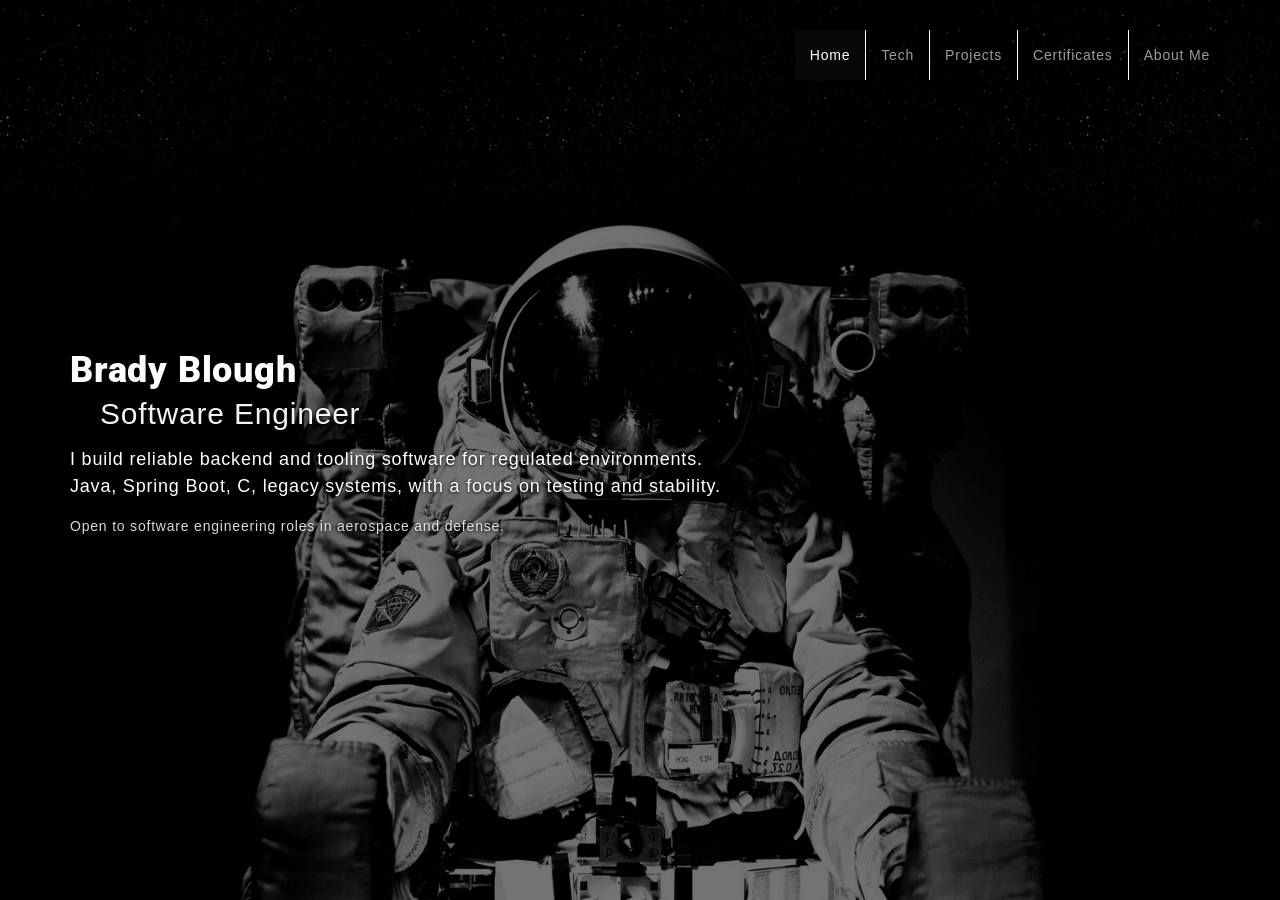
<file: index.html>
<!DOCTYPE html>
<html lang="en">

<head>
  <meta charset="UTF-8" />
  <meta http-equiv="X-UA-Compatible" content="IE=edge" />
  <meta name="viewport" content="width=device-width,initial-scale=1" />
  <meta name="description"
        content="Brady Blough - Software Engineer focused on reliable backend and tooling software for regulated environments." />
  <meta name="google" content="notranslate" />

  <link rel="icon" href="./assets/favicon.ico" />
  <title>Brady Blough | Software Engineer</title>

  <link href="styles.css" rel="stylesheet" />
  <link href="https://maxcdn.bootstrapcdn.com/bootstrap/3.4.1/css/bootstrap.min.css" rel="stylesheet" />

  <!-- Hero overlay + copy styles -->
  <style>
    .hero-full-container {
      position: relative;
    }

    .hero-full-container::before {
      content: "";
      position: absolute;
      inset: 0;
      background: rgba(0, 0, 0, 0.55);
      z-index: 0;
    }

    .hero-copy {
      position: relative;
      z-index: 1;
      max-width: 850px;
    }

    .hero-title {
      margin: 0 0 6px 0;
      font-weight: 700;
    }

    .hero-subtitle {
      margin: 0 0 16px 0;
      font-weight: 400;
      opacity: 0.95;
    }

    .hero-tagline {
      font-size: 18px;
      line-height: 1.5;
      margin-bottom: 14px;
    }

    .hero-note {
      font-size: 14px;
      opacity: 0.85;
    }
  </style>
</head>

<body class="minimal">
  <div id="site-border-left"></div>
  <div id="site-border-right"></div>
  <div id="site-border-top"></div>
  <div id="site-border-bottom"></div>

  <!-- Header / Navigation -->
  <header>
    <nav class="navbar navbar-fixed-top navbar-inverse">
      <div class="container">

        <div class="navbar-header">
          <button type="button"
                  class="navbar-toggle collapsed"
                  data-toggle="collapse"
                  data-target="#navbar-collapse"
                  aria-expanded="false">
            <span class="sr-only">Toggle navigation</span>
            <span class="icon-bar"></span>
            <span class="icon-bar"></span>
            <span class="icon-bar"></span>
          </button>
          <!-- Intentionally no brand text here to avoid name duplication -->
        </div>

        <div class="collapse navbar-collapse" id="navbar-collapse">
          <ul class="nav navbar-nav navbar-right">
            <li class="active"><a href="./index.html">Home</a></li>
            <li><a href="./skills.html">Tech</a></li>
            <li><a href="./projects.html">Projects</a></li>
            <li><a href="./certificates.html">Certificates</a></li>
            <li><a href="./about.html">About Me</a></li>
          </ul>
        </div>

      </div>
    </nav>
  </header>

  <!-- Hero Section -->
  <div class="hero-full-container background-image-container white-text-container"
       style="background-image: url('./assets/images/space.jpg')">
    <div class="container">
      <div class="row">
        <div class="col-xs-12">
          <div class="hero-full-wrapper">

            <!-- Homepage hero -->
            <div class="text-content hero-copy">
              <h1 class="hero-title">Brady Blough</h1>
              <h2 class="hero-subtitle">Software Engineer</h2>

              <p class="hero-tagline">
                I build reliable backend and tooling software for regulated environments.<br />
                Java, Spring Boot, C, legacy systems, with a focus on testing and stability.
              </p>

              <p class="hero-note">
                Open to software engineering roles in aerospace and defense.
              </p>
            </div>

          </div>
        </div>
      </div>
    </div>
  </div>

  <!-- Scripts -->
  <script src="https://code.jquery.com/jquery-3.6.0.min.js"></script>
  <script src="https://maxcdn.bootstrapcdn.com/bootstrap/3.4.1/js/bootstrap.min.js"></script>
</body>

</html>
</file>
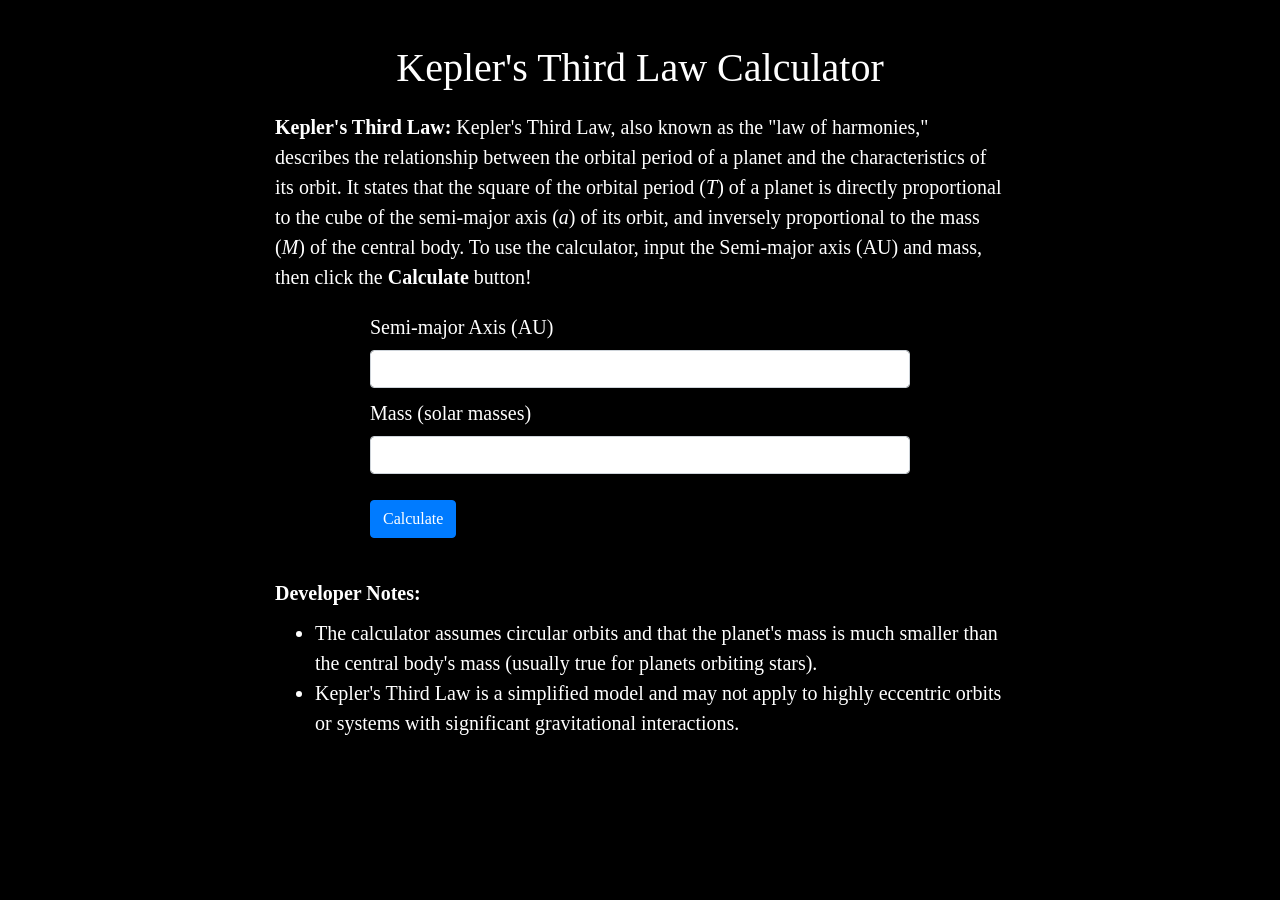
<file: Kep_third_law_calc/index.html>
<!DOCTYPE html>
<html lang="en">
<head>
    <meta charset="UTF-8">
    <meta name="viewport" content="width=device-width, initial-scale=1.0">
    <title>Kepler's Third Law Calculator</title>
    <link rel="stylesheet" href="https://maxcdn.bootstrapcdn.com/bootstrap/4.5.2/css/bootstrap.min.css">
    <link rel="stylesheet" href="styles.css">
</head>
<body>
    <div class="container mt-4">
        <div class="row">
            <div class="col-md-8 offset-md-2">
                <h1 class="text-center">Kepler's Third Law Calculator</h1>
                <p><strong>Kepler's Third Law:</strong> Kepler's Third Law, also known as the "law of harmonies," describes the relationship between the orbital period of a planet and the characteristics of its orbit. 
                    It states that the square of the orbital period (<em>T</em>) of a planet is directly proportional to the cube of the semi-major axis (<em>a</em>) of its orbit, and inversely proportional to the mass (<em>M</em>) of the central body. 
                    To use the calculator, input the Semi-major axis (AU) and mass, then click the <strong>Calculate</strong> button!</p>
            </div>
        </div>
        <div class="row">
        </div>
        <div class="row">
            <div class="col-md-6 offset-md-3">
                
                <label for="mass">Semi-major Axis (AU)</label>
                <input type="number" id="semiMajorAxis" class="form-control">
                <label for="mass">Mass (solar masses)</label>
                <input type="number" id="mass" class="form-control">
                <button type="button" id="calculate" class="btn btn-primary mt-3">Calculate</button>
                <p id="result" class="mt-3"></p>
            </div>
        </div>
    </div>
    <div class="container mt-4">
        <div class="row">
            <div class="col-md-8 offset-md-2">
                <p><strong>Developer Notes:</strong></p>
    <ul>
        <li>The calculator assumes circular orbits and that the planet's mass is much smaller than the central body's mass (usually true for planets orbiting stars).</li>
        <li>Kepler's Third Law is a simplified model and may not apply to highly eccentric orbits or systems with significant gravitational interactions.</li>
    </ul>
            </div>
        </div>

    <script src="index.js"></script>
    <script src="https://code.jquery.com/jquery-3.5.1.slim.min.js"></script>
    <script src="https://cdn.jsdelivr.net/npm/@popperjs/core@2.9.3/dist/umd/popper.min.js"></script>
    <script src="https://maxcdn.bootstrapcdn.com/bootstrap/4.5.2/js/bootstrap.min.js"></script>
</body>
</html>
</file>
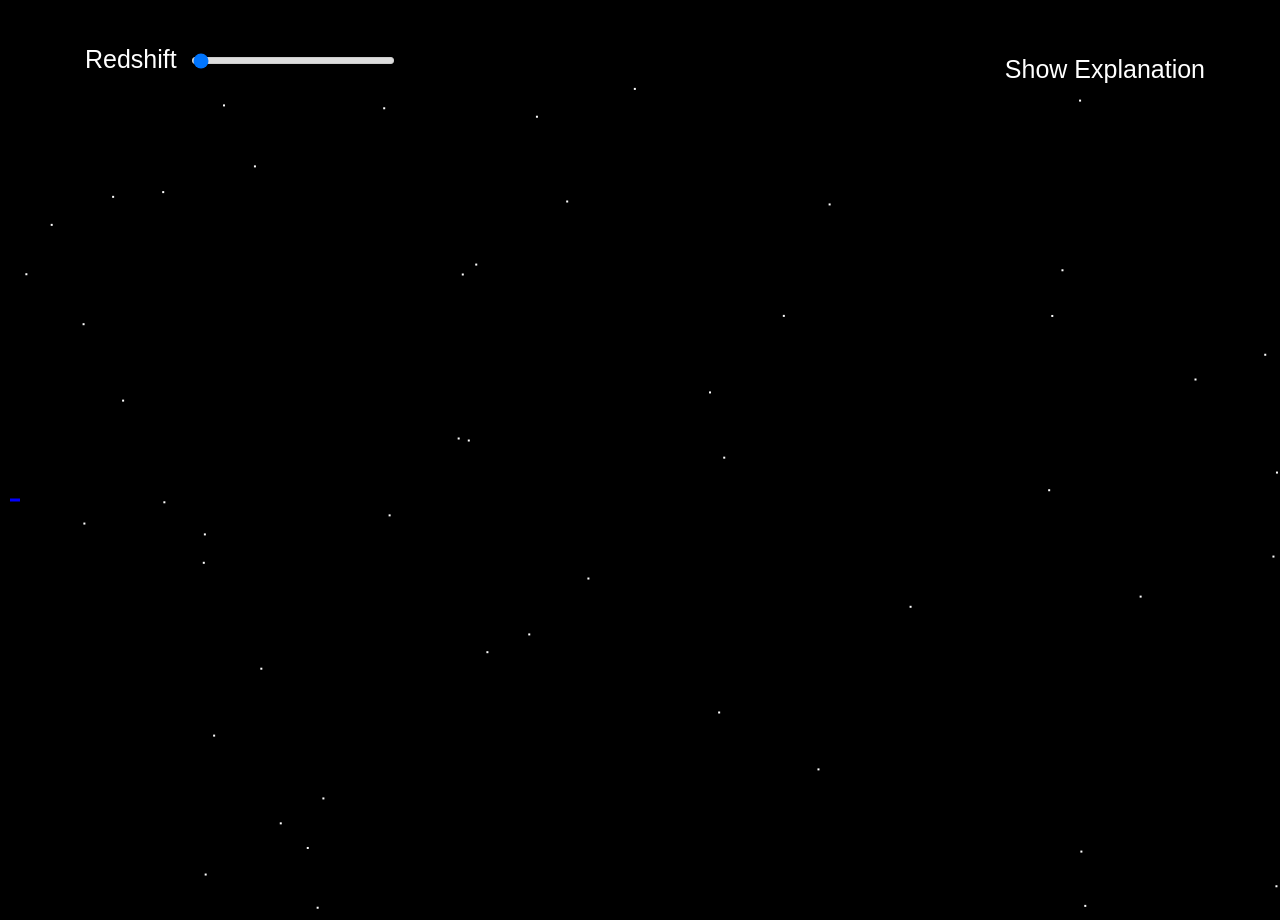
<file: redshift/index.html>
<!DOCTYPE html>
<html lang="en">
  <head>
    <meta charset="UTF-8" />
    <meta name="viewport" content="width=device-width, initial-scale=1.0" />
    <link rel="stylesheet" href="styles.css" />
    <title>Redshift Simulation</title>
  </head>
  <body>
    <label for="redshiftSlider" id="redshift">Redshift</label>
    <input
      type="range"
      min="0"
      max="1"
      step="0.01"
      value="0"
      id="redshiftSlider"
    />

    <canvas id="redshiftCanvas"></canvas>
    <button id="showExplanationBtn">Show Explanation</button>
    <div id="explanation"></div>

    <script src="redshiftSimulator.js"></script>
  </body>
</html>
</file>
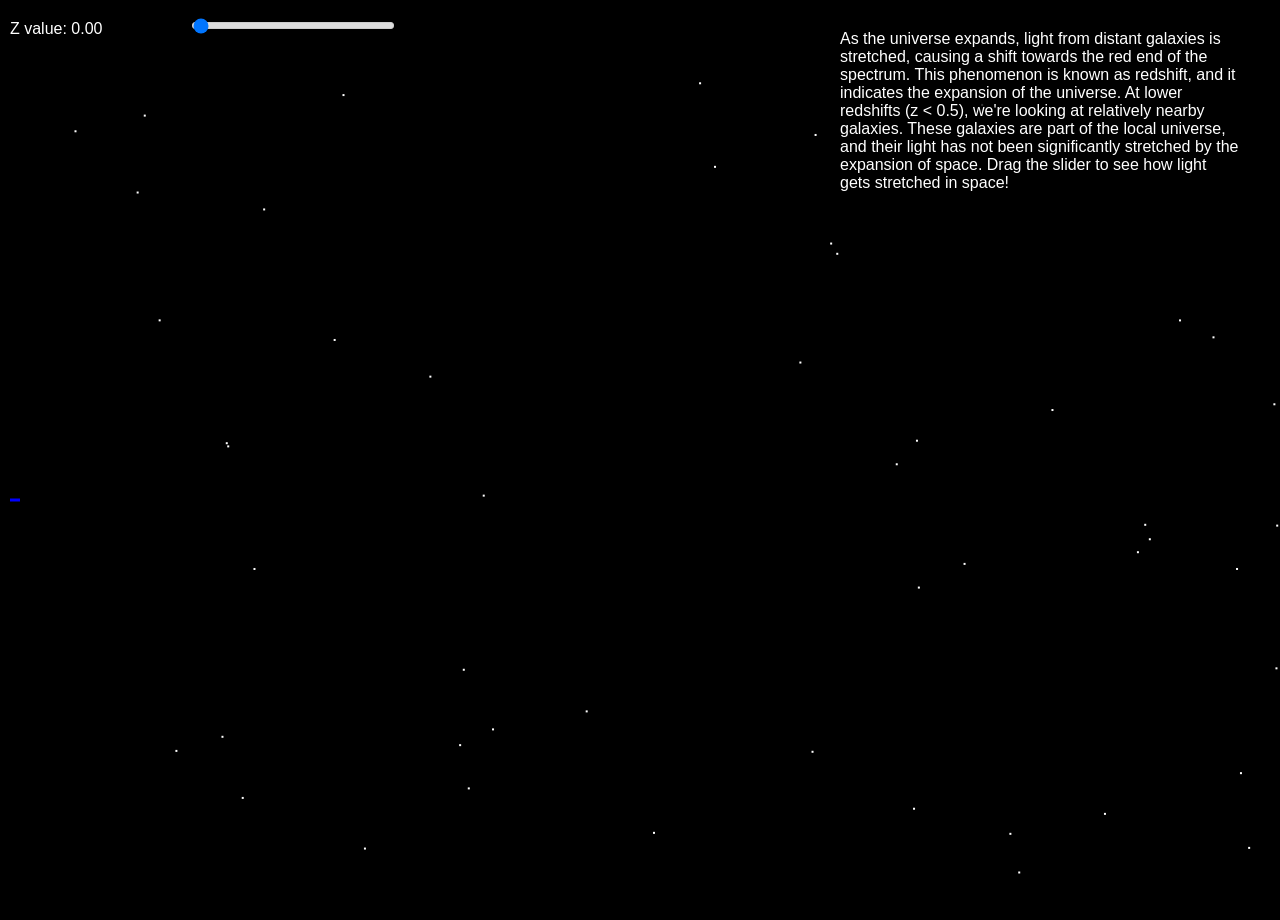
<file: redshift_simulator/index.html>
<!DOCTYPE html>
<html lang="en">

<head>
  <meta charset="UTF-8" />
  <meta name="viewport" content="width=device-width, initial-scale=1.0" />
  <link rel="stylesheet" href="styles.css" />
  <title>Redshift Simulation</title>
</head>

<body>
  <label for="redshiftSlider" id="redshift">Z value: <span id="currentZ">0</span></label>
  <input type="range" min="0" max="10" step="0.01" value="0" id="redshiftSlider" />

  <canvas id="redshiftCanvas"></canvas>
  <div id="explanation"></div>

  <script src="redshiftSimulator.js"></script>
</body>

</html>
</file>
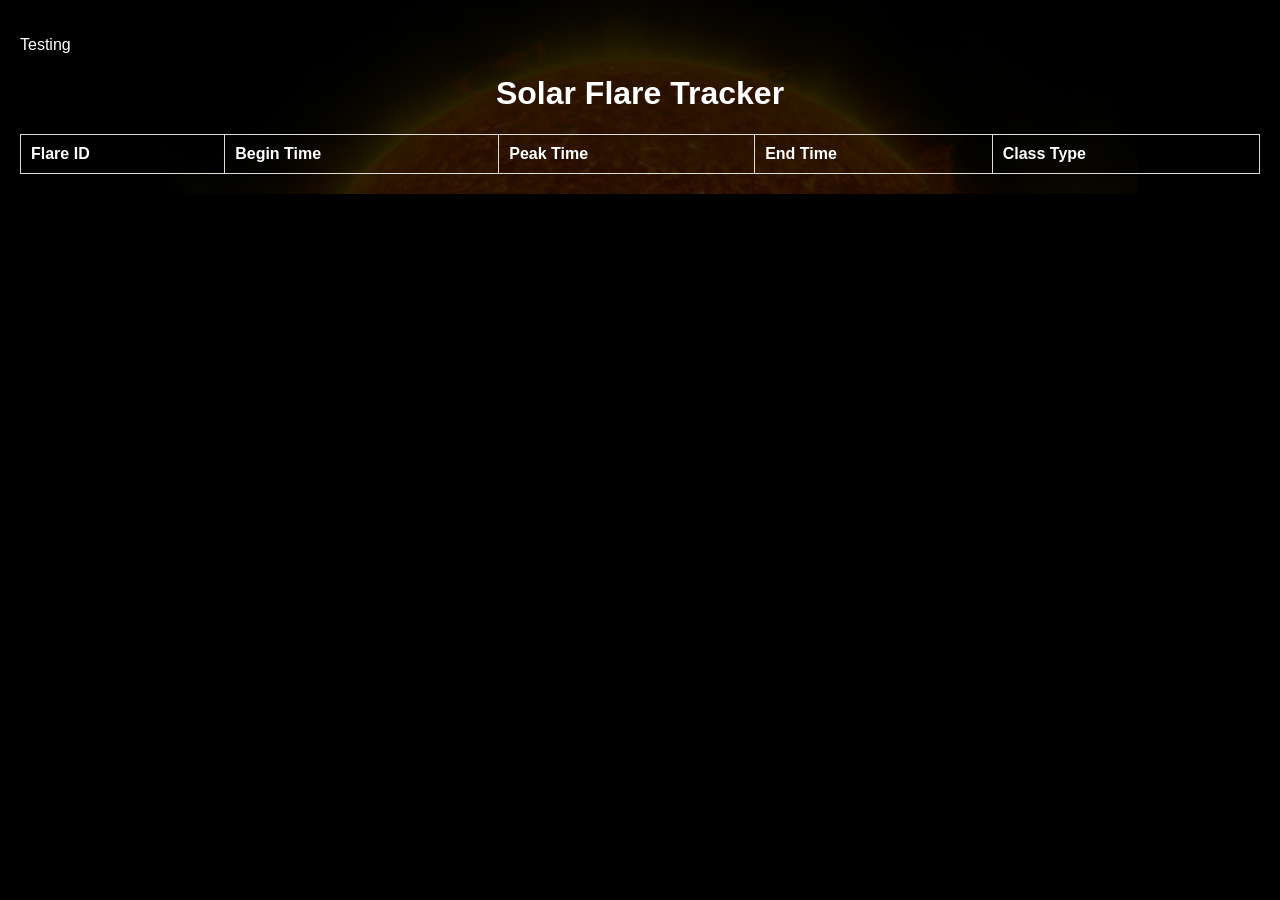
<file: solar_flare_tracker/index.html>
<!DOCTYPE html>
<html>
<head>
    <link rel="stylesheet" href="styles.css">
  <title>Solar Flare Tracker</title>
</head>
<body>
    <p>Testing</p>  
    <h1>Solar Flare Tracker</h1>
    <table id="flare-events">
        <tr>
          <th>Flare ID</th>
          <th>Begin Time</th>
          <th>Peak Time</th>
          <th>End Time</th>
          <th>Class Type</th>
        </tr>
  </table>

  
<script src="index.js"></script>
</body>
</html>
</file>
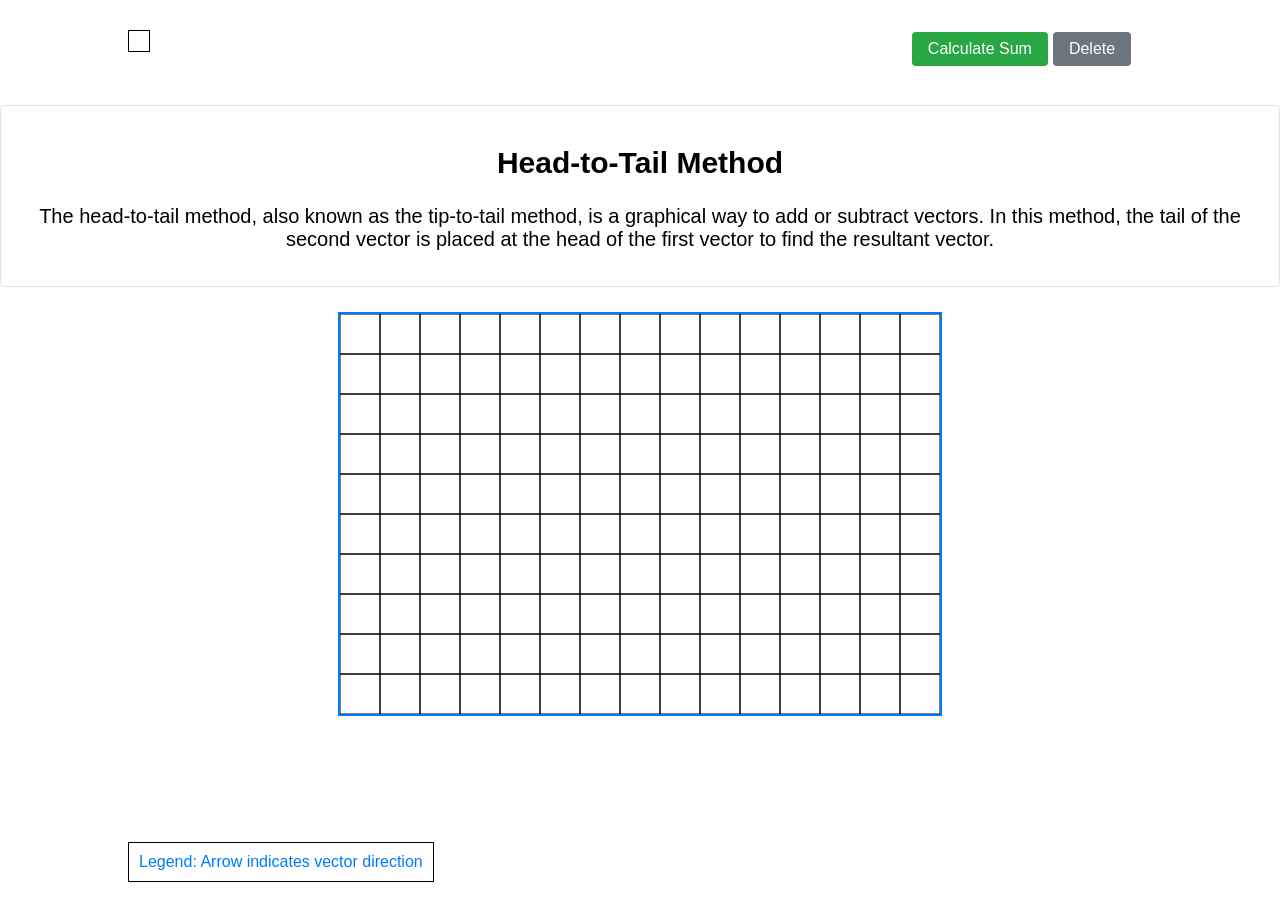
<file: vector_drawing_app/index.html>
<!DOCTYPE html>
<html lang="en">
<head>
  <meta charset="UTF-8">
  <meta name="viewport" content="width=device-width, initial-scale=1.0">
  <title>Vector Drawing App</title>
  <link rel="stylesheet" href="styles.css">
</head>
<body>
  <div class="buttons">
    <button id="calculateButton">Calculate Sum</button>
    <button id="deleteButton" disabled>Delete</button>
  </div>
  <div class="info-container">
    </p>
    <div id="vectorInfo"></div>
    <div id="legend">Legend: Arrow indicates vector direction</div>
    <div id="explanation">
      <h2>Head-to-Tail Method</h2>
      <p>
        The head-to-tail method, also known as the tip-to-tail method, is a graphical way to add or subtract vectors.
        In this method, the tail of the second vector is placed at the head of the first vector to find the resultant vector.
      </p>
    </div>
  </div>
  <canvas id="vectorCanvas" width="600" height="400"></canvas>
  <script src="index.js"></script>
</body>
</html>
</file>
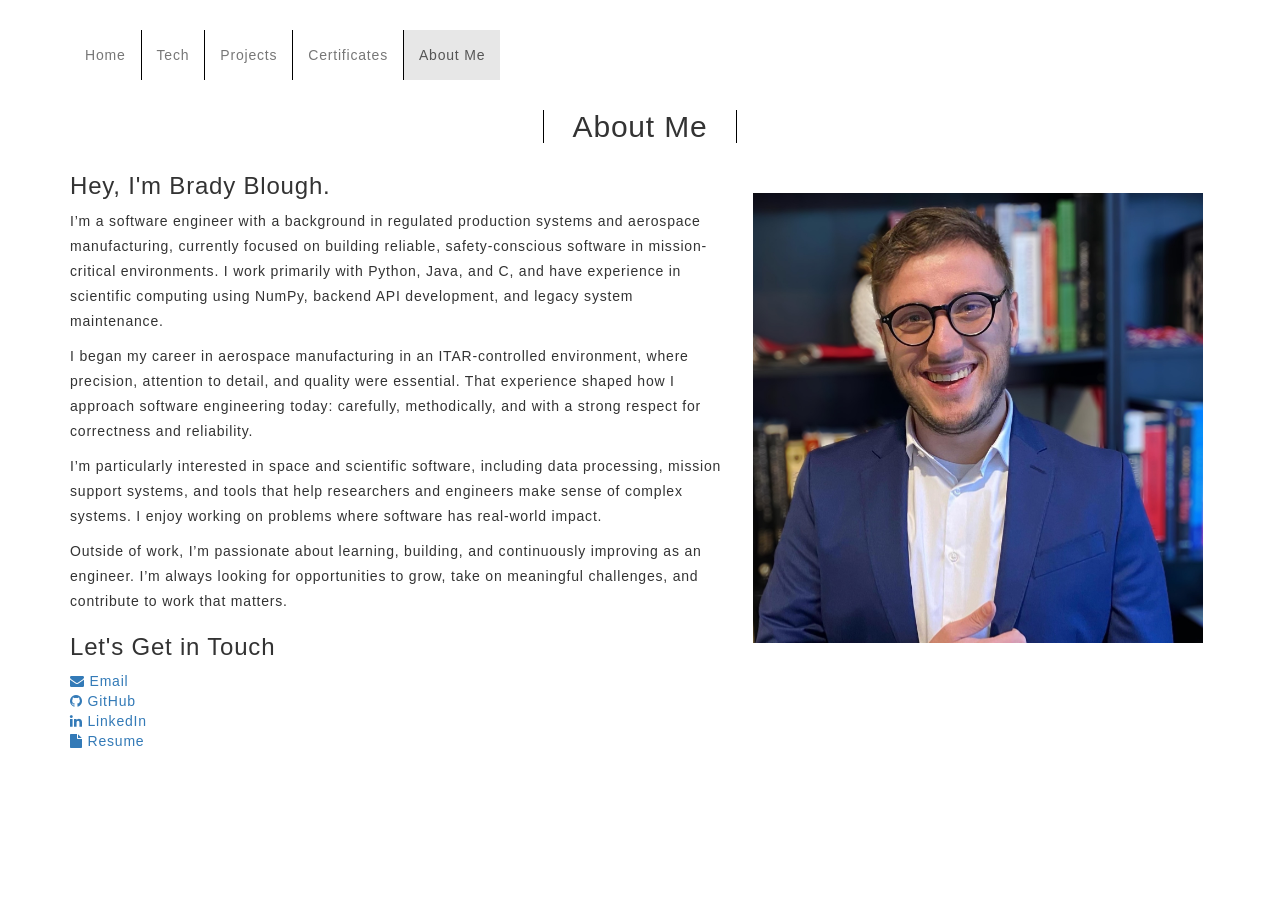
<file: about.html>
<!DOCTYPE html>
<html lang="en">
<head>
  <meta charset="UTF-8" />
  <meta http-equiv="X-UA-Compatible" content="IE=edge" />
  <meta name="viewport" content="width=device-width,initial-scale=1" />
  <meta name="description" content="About Brady Blough - Software Engineer" />
  <meta name="google" content="notranslate" />

  <meta name="msapplication-tap-highlight" content="no" />

  <link rel="apple-touch-icon" sizes="180x180" href="./assets/apple-icon-180x180.png" />
  <link rel="icon" href="./assets/favicon.ico" />

  <title>About Me</title>

  <link href="styles.css" rel="stylesheet" />
  <link href="https://maxcdn.bootstrapcdn.com/bootstrap/3.4.1/css/bootstrap.min.css" rel="stylesheet" />
</head>

<body>
  <div id="site-border-left"></div>
  <div id="site-border-right"></div>
  <div id="site-border-top"></div>
  <div id="site-border-bottom"></div>

  <!-- Header -->
  <header>
    <nav class="navbar navbar-fixed-top navbar-default">
      <div class="container">
        <button type="button"
                class="navbar-toggle collapsed"
                data-toggle="collapse"
                data-target="#navbar-collapse"
                aria-expanded="false">
          <span class="sr-only">Toggle navigation</span>
          <span class="icon-bar"></span>
          <span class="icon-bar"></span>
          <span class="icon-bar"></span>
        </button>

        <div class="collapse navbar-collapse" id="navbar-collapse">
          <ul class="nav navbar-nav">
            <li><a href="./index.html">Home</a></li>
            <li><a href="./skills.html">Tech</a></li>
            <li><a href="./projects.html">Projects</a></li>
            <li><a href="./certificates.html">Certificates</a></li>
            <li class="active"><a href="./about.html">About Me</a></li>
          </ul>
        </div>
      </div>
    </nav>
  </header>

  <!-- Content -->
  <div class="section-container">
    <div class="container">

      <div class="row">
        <div class="col-sm-8 col-sm-offset-2">
          <div class="text-center">
            <h1 class="h2 section-title">About Me</h1>
          </div>
        </div>
      </div>

      <div class="row content-row">
        <div class="col-xs-12 col-sm-10 col-sm-offset-1 col-md-7 col-md-offset-0">

          <h3>Hey, I'm Brady Blough.</h3>

          <p>
            I’m a software engineer with a background in regulated production systems and aerospace manufacturing,
            currently focused on building reliable, safety-conscious software in mission-critical environments.
            I work primarily with Python, Java, and C, and have experience in scientific computing using NumPy,
            backend API development, and legacy system maintenance.
          </p>

          <p>
            I began my career in aerospace manufacturing in an ITAR-controlled environment, where precision,
            attention to detail, and quality were essential. That experience shaped how I approach software
            engineering today: carefully, methodically, and with a strong respect for correctness and reliability.
          </p>

          <p>
            I’m particularly interested in space and scientific software, including data processing,
            mission support systems, and tools that help researchers and engineers make sense of complex systems.
            I enjoy working on problems where software has real-world impact.
          </p>

          <p>
            Outside of work, I’m passionate about learning, building, and continuously improving as an engineer.
            I’m always looking for opportunities to grow, take on meaningful challenges, and contribute to work that matters.
          </p>

          <div class="contact-info">
            <h3>Let's Get in Touch</h3>
            <ul class="list-unstyled">

              <li>
                <a href="mailto:bradyblough@gmail.com">
                  <i class="fa fa-envelope" aria-hidden="true"></i>
                  Email
                </a>
              </li>

              <li>
                <a href="https://github.com/bradyblough" target="_blank" rel="noopener">
                  <i class="fa fa-github" aria-hidden="true"></i>
                  GitHub
                </a>
              </li>

              <li>
                <a href="https://www.linkedin.com/in/brady-blough-122238211/" target="_blank" rel="noopener">
                  <i class="fa fa-linkedin" aria-hidden="true"></i>
                  LinkedIn
                </a>
              </li>

              <li>
                <a href="https://docs.google.com/document/d/e/2PACX-1vTv0ZNJ2FtGXo-PUzF8JcnVIFaIskAxr52ZqLYkUsVrh9oci4lclcydNMbo5_L-YaKPT4ZXIHHfUN1O/pub"
                   target="_blank"
                   rel="noopener">
                  <i class="fa fa-file" aria-hidden="true"></i>
                  Resume
                </a>
              </li>

            </ul>
          </div>

        </div>

        <div class="col-xs-12 col-md-5 text-center">
          <div class="rounded-frame">
            <img src="./assets/images/profil.jpg"
                 class="img-responsive"
                 alt="Brady Blough" />
          </div>
        </div>

      </div>
    </div>
  </div>

  <!-- Scripts -->
  <script src="https://code.jquery.com/jquery-3.6.0.min.js"></script>
  <script src="https://maxcdn.bootstrapcdn.com/bootstrap/3.4.1/js/bootstrap.min.js"></script>
</body>
</html>
</file>
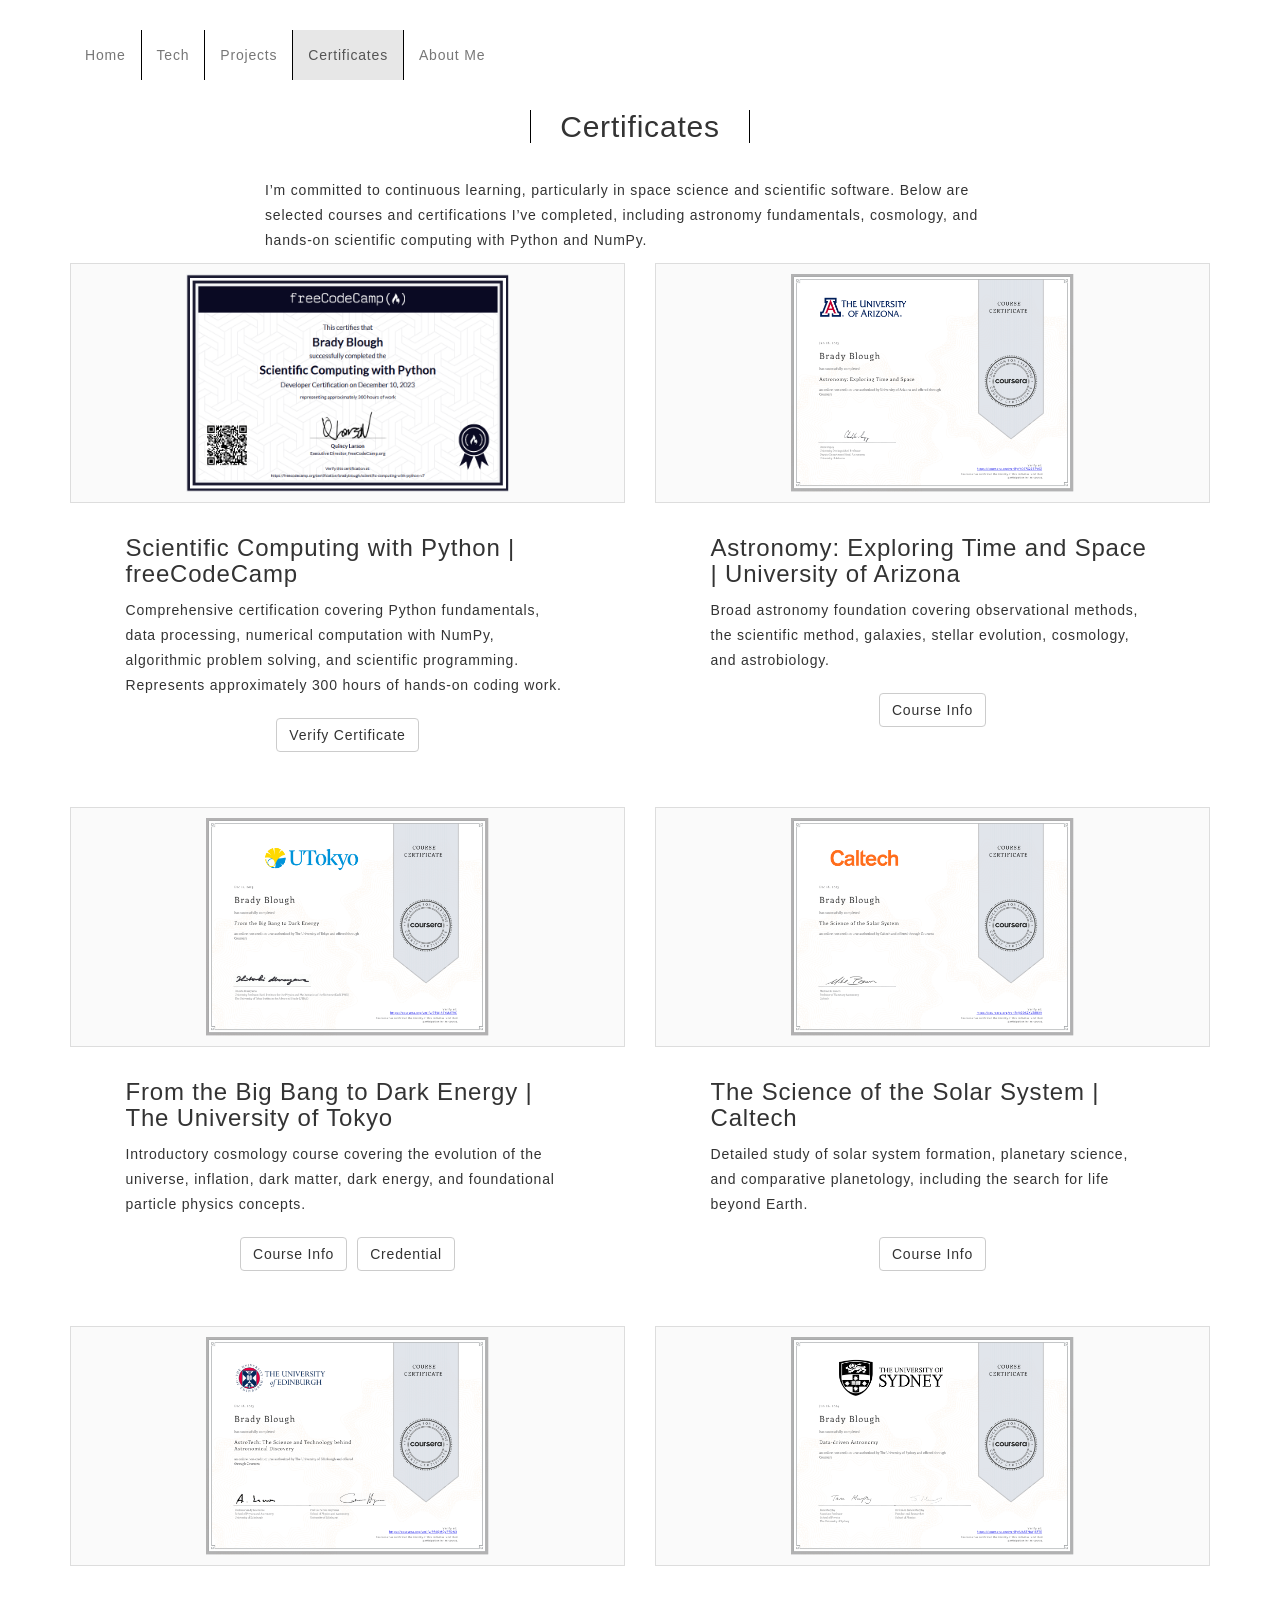
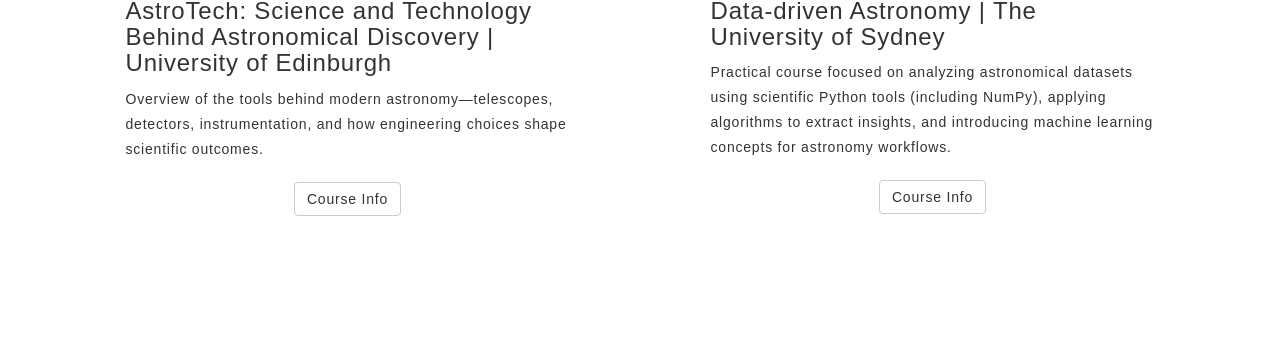
<file: certificates.html>
<!DOCTYPE html>
<html lang="en">

<head>
  <meta charset="UTF-8">
  <meta http-equiv="X-UA-Compatible" content="IE=edge">
  <meta name="viewport" content="width=device-width, initial-scale=1">
  <meta name="description" content="Brady Blough - Certificates | Space, Astronomy, and Scientific Computing">
  <meta name="author" content="Brady Blough">

  <meta name="msapplication-tap-highlight" content="no">

  <link rel="apple-touch-icon" sizes="180x180" href="./assets/apple-icon-180x180.png">
  <link rel="icon" href="./assets/favicon.ico">

  <title>Certificates</title>

  <link rel="stylesheet" href="styles.css">
  <link rel="stylesheet" href="https://maxcdn.bootstrapcdn.com/bootstrap/3.4.1/css/bootstrap.min.css">

  <style>
    .section-container { padding-top: 80px; }

    /* --- Fix template "card overlay" behavior on THIS page --- */
    .card-container {
      position: static !important;
      margin-top: 0 !important;
      background: transparent !important;
      box-shadow: none !important;
      padding: 0 !important;
    }

    /* Each certificate block spacing */
    .cert-block { margin-bottom: 35px; }

    /* Make all certificate images render the same visual size */
    .cert-img-container {
      width: 100%;
      height: 240px;
      display: flex;
      align-items: center;
      justify-content: center;
      background-color: #fafafa;
      border: 1px solid #ddd;
      padding: 10px;
      margin-bottom: 12px;
    }

    .cert-img-container img {
      max-height: 100%;
      max-width: 100%;
      object-fit: contain;
      display: block;
    }

    .btn-container .btn { margin-right: 8px; margin-top: 8px; }
  </style>
</head>

<body>

  <!-- NAVBAR -->
  <header>
    <nav class="navbar navbar-fixed-top navbar-default">
      <div class="container">
        <button type="button" class="navbar-toggle collapsed" data-toggle="collapse" data-target="#navbar-collapse"
          aria-expanded="false">
          <span class="sr-only">Toggle navigation</span>
          <span class="icon-bar"></span>
          <span class="icon-bar"></span>
          <span class="icon-bar"></span>
        </button>

        <div class="collapse navbar-collapse" id="navbar-collapse">
          <ul class="nav navbar-nav">
            <li><a href="./index.html">Home</a></li>
            <li><a href="./skills.html">Tech</a></li>
            <li><a href="./projects.html">Projects</a></li>
            <li class="active"><a href="./certificates.html">Certificates</a></li>
            <li><a href="./about.html">About Me</a></li>
          </ul>
        </div>
      </div>
    </nav>
  </header>

  <!-- CONTENT -->
  <div class="section-container">
    <div class="container">

      <!-- HEADER -->
      <div class="row">
        <div class="col-sm-8 col-sm-offset-2">
          <div class="text-center projects">
            <h1 class="h2 section-title text-center-xs">Certificates</h1>
          </div>
        </div>
      </div>

      <!-- INTRO -->
      <div class="row">
        <div class="col-xs-12 col-sm-10 col-sm-offset-1 col-md-8 col-md-offset-2 text-center-xs">
          <p>
            I’m committed to continuous learning, particularly in space science and scientific software.
            Below are selected courses and certifications I’ve completed, including astronomy fundamentals,
            cosmology, and hands-on scientific computing with Python and NumPy.
          </p>
        </div>
      </div>

      <!-- ROW 1 -->
      <div class="row">

        <!-- freeCodeCamp -->
        <div class="col-sm-6 cert-block">
          <div class="cert-img-container">
            <img src="./assets/images/certificates_website/freecodecamp_scientific_python.png"
                 alt="Scientific Computing with Python Certification - freeCodeCamp">
          </div>

          <div class="card-container">
            <h3>Scientific Computing with Python | freeCodeCamp</h3>
            <p>
              Comprehensive certification covering Python fundamentals, data processing, numerical computation with NumPy,
              algorithmic problem solving, and scientific programming. Represents approximately 300 hours of hands-on coding work.
            </p>
            <div class="btn-container">
              <a href="https://www.freecodecamp.org/certification/bradyblough/scientific-computing-with-python-v7"
                 target="_blank" rel="noopener" class="btn btn-default">Verify Certificate</a>
            </div>
          </div>
        </div>

        <!-- Arizona -->
        <div class="col-sm-6 cert-block">
          <div class="cert-img-container">
            <img src="./assets/images/certificates_website/Coursera YC67X2ZS7V6Z-1.png"
                 alt="Astronomy: Exploring Time and Space Certificate">
          </div>

          <div class="card-container">
            <h3>Astronomy: Exploring Time and Space | University of Arizona</h3>
            <p>
              Broad astronomy foundation covering observational methods, the scientific method, galaxies, stellar evolution,
              cosmology, and astrobiology.
            </p>
            <div class="btn-container">
              <a href="https://www.coursera.org/learn/astro/home/info" target="_blank" rel="noopener"
                 class="btn btn-default">Course Info</a>
            </div>
          </div>
        </div>

      </div>

      <!-- ROW 2 -->
      <div class="row">

        <!-- Tokyo -->
        <div class="col-sm-6 cert-block">
          <div class="cert-img-container">
            <img src="./assets/images/certificates_website/Coursera 75WJA6YMAT9C-1.png"
                 alt="From the Big Bang to Dark Energy Certificate">
          </div>

          <div class="card-container">
            <h3>From the Big Bang to Dark Energy | The University of Tokyo</h3>
            <p>
              Introductory cosmology course covering the evolution of the universe, inflation, dark matter, dark energy,
              and foundational particle physics concepts.
            </p>
            <div class="btn-container">
              <a href="https://www.coursera.org/learn/big-bang/home/info" target="_blank" rel="noopener"
                 class="btn btn-default">Course Info</a>
              <a href="https://coursera.org/verify/75WJA6YMAT9C" target="_blank" rel="noopener"
                 class="btn btn-default">Credential</a>
            </div>
          </div>
        </div>

        <!-- Caltech -->
        <div class="col-sm-6 cert-block">
          <div class="cert-img-container">
            <img src="./assets/images/certificates_website/Coursera JGDSZXVZ8BXV-1.png"
                 alt="The Science of the Solar System Certificate">
          </div>

          <div class="card-container">
            <h3>The Science of the Solar System | Caltech</h3>
            <p>
              Detailed study of solar system formation, planetary science, and comparative planetology, including
              the search for life beyond Earth.
            </p>
            <div class="btn-container">
              <a href="https://www.coursera.org/learn/solar-system/home/info" target="_blank" rel="noopener"
                 class="btn btn-default">Course Info</a>
            </div>
          </div>
        </div>

      </div>

      <!-- ROW 3 -->
      <div class="row">

        <!-- AstroTech -->
        <div class="col-sm-6 cert-block">
          <div class="cert-img-container">
            <img src="./assets/images/certificates_website/Coursera PF4QMQVP7DN3-1.png"
                 alt="AstroTech Certificate">
          </div>

          <div class="card-container">
            <h3>AstroTech: Science and Technology Behind Astronomical Discovery | University of Edinburgh</h3>
            <p>
              Overview of the tools behind modern astronomy—telescopes, detectors, instrumentation, and how
              engineering choices shape scientific outcomes.
            </p>
            <div class="btn-container">
              <a href="https://www.coursera.org/learn/astronomy-technology/home/info" target="_blank" rel="noopener"
                 class="btn btn-default">Course Info</a>
            </div>
          </div>
        </div>

        <!-- Data-driven Astronomy -->
        <div class="col-sm-6 cert-block">
          <div class="cert-img-container">
            <img src="./assets/images/certificates_website/Coursera UA5TNAYJ6FTE-1.png"
                 alt="Data-driven Astronomy Certificate">
          </div>

          <div class="card-container">
            <h3>Data-driven Astronomy | The University of Sydney</h3>
            <p>
              Practical course focused on analyzing astronomical datasets using scientific Python tools (including NumPy),
              applying algorithms to extract insights, and introducing machine learning concepts for astronomy workflows.
            </p>
            <div class="btn-container">
              <a href="https://www.coursera.org/learn/data-driven-astronomy/home/info" target="_blank" rel="noopener"
                 class="btn btn-default">Course Info</a>
            </div>
          </div>
        </div>

      </div>

    </div>
  </div>

  <!-- JS -->
  <script src="https://code.jquery.com/jquery-3.6.0.min.js"></script>
  <script src="https://maxcdn.bootstrapcdn.com/bootstrap/3.4.1/js/bootstrap.min.js"></script>

</body>

</html>
</file>
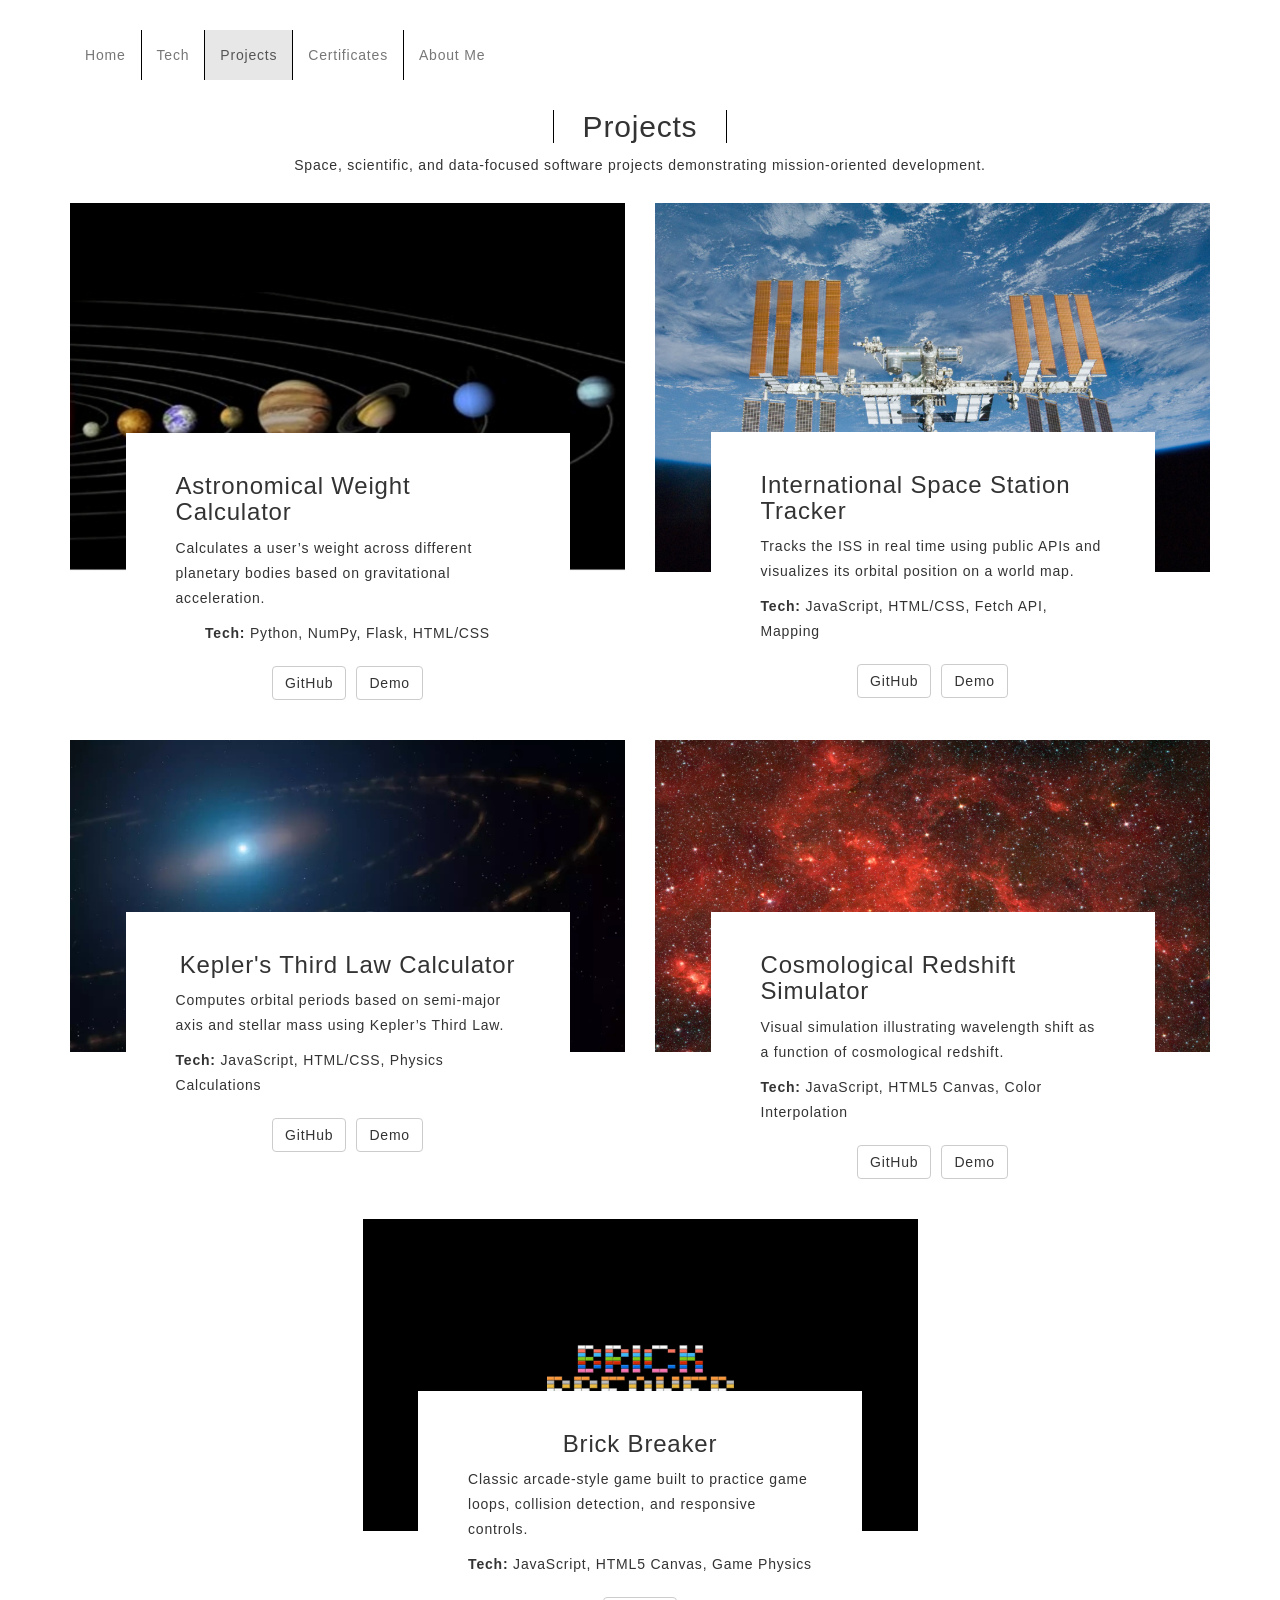
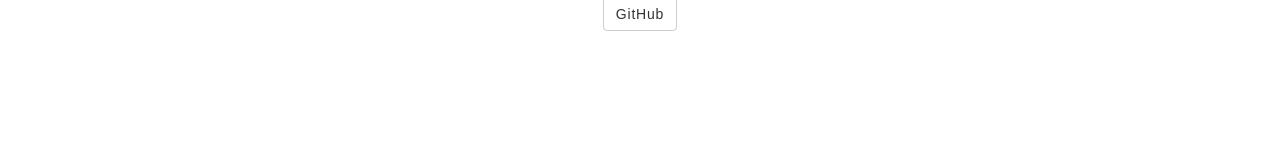
<file: projects.html>
<!DOCTYPE html>
<html lang="en">

<head>
  <meta charset="UTF-8">
  <meta http-equiv="X-UA-Compatible" content="IE=edge">
  <meta name="viewport" content="width=device-width, initial-scale=1">
  <meta name="description" content="Brady Blough - Software Engineering Projects | Space & Scientific Software">
  <meta name="author" content="Brady Blough">

  <link rel="apple-touch-icon" sizes="180x180" href="./assets/apple-icon-180x180.png">
  <link rel="icon" href="./assets/favicon.ico">

  <title>Projects</title>

  <link rel="stylesheet" href="styles.css">
  <link rel="stylesheet" href="https://maxcdn.bootstrapcdn.com/bootstrap/3.4.1/css/bootstrap.min.css">
</head>

<body>

  <!-- NAVBAR -->
  <header>
    <nav class="navbar navbar-fixed-top navbar-default">
      <div class="container">
        <button type="button" class="navbar-toggle collapsed" data-toggle="collapse" data-target="#navbar-collapse"
          aria-expanded="false">
          <span class="sr-only">Toggle navigation</span>
          <span class="icon-bar"></span>
          <span class="icon-bar"></span>
          <span class="icon-bar"></span>
        </button>

        <div class="collapse navbar-collapse" id="navbar-collapse">
          <ul class="nav navbar-nav">
            <li><a href="./index.html">Home</a></li>
            <li><a href="./skills.html">Tech</a></li>
            <li class="active"><a href="./projects.html">Projects</a></li>
            <li><a href="./certificates.html">Certificates</a></li>
            <li><a href="./about.html">About Me</a></li>
          </ul>
        </div>
      </div>
    </nav>
  </header>

  <!-- CONTENT -->
  <div class="section-container">
    <div class="container">

      <div class="row">
        <div class="col-sm-8 col-sm-offset-2">
          <div class="text-center projects">
            <h1 class="h2 section-title">Projects</h1>
            <p>Space, scientific, and data-focused software projects demonstrating mission-oriented development.</p>
          </div>
        </div>
      </div>

      <!-- ROW 1 -->
      <div class="row">

        <!-- Astronomical Weight Calculator -->
        <div class="col-sm-6">
          <a href="https://github.com/bradyblough/Weight_on_Different_Astronomical_Objects" target="_blank" rel="noopener">
            <img src="./assets/images/work01.jpg" alt="Astronomical Weight Calculator" class="img-responsive">
          </a>
          <div class="card-container">
            <h3>Astronomical Weight Calculator</h3>
            <p>Calculates a user’s weight across different planetary bodies based on gravitational acceleration.</p>
            <p><strong>Tech:</strong> Python, NumPy, Flask, HTML/CSS</p>
            <div class="btn-container">
              <a href="https://github.com/bradyblough/Weight_on_Different_Astronomical_Objects" target="_blank" rel="noopener"
                class="btn btn-default">GitHub</a>
              <a href="https://astronomical-weight-calculator.herokuapp.com" target="_blank" rel="noopener"
                class="btn btn-default btn-demo">Demo</a>
            </div>
          </div>
        </div>

        <!-- ISS Tracker -->
        <div class="col-sm-6">
          <a href="https://github.com/bradyblough/bradyblough.github.io/tree/main/iss-tracker" target="_blank" rel="noopener">
            <img src="./assets/images/iss.jpg" alt="International Space Station Tracker" class="img-responsive">
          </a>
          <div class="card-container">
            <h3>International Space Station Tracker</h3>
            <p>Tracks the ISS in real time using public APIs and visualizes its orbital position on a world map.</p>
            <p><strong>Tech:</strong> JavaScript, HTML/CSS, Fetch API, Mapping</p>
            <div class="btn-container">
              <a href="https://github.com/bradyblough/bradyblough.github.io/tree/main/iss-tracker" target="_blank" rel="noopener"
                class="btn btn-default">GitHub</a>
              <a href="https://bradyblough.github.io/iss-tracker/" target="_blank" rel="noopener"
                class="btn btn-default">Demo</a>
            </div>
          </div>
        </div>

      </div>

      <!-- ROW 2 -->
      <div class="row">

        <!-- Kepler's Third Law -->
        <div class="col-sm-6">
          <a href="https://github.com/bradyblough/bradyblough.github.io/tree/main/Kep_third_law_calc" target="_blank" rel="noopener">
            <img src="./assets/images/work04-hover.jpg" alt="Kepler's Third Law Calculator" class="img-responsive">
          </a>
          <div class="card-container">
            <h3>Kepler's Third Law Calculator</h3>
            <p>Computes orbital periods based on semi-major axis and stellar mass using Kepler’s Third Law.</p>
            <p><strong>Tech:</strong> JavaScript, HTML/CSS, Physics Calculations</p>
            <div class="btn-container">
              <a href="https://github.com/bradyblough/bradyblough.github.io/tree/main/Kep_third_law_calc" target="_blank" rel="noopener"
                class="btn btn-default">GitHub</a>
              <a href="https://bradyblough.github.io/Kep_third_law_calc/" target="_blank" rel="noopener"
                class="btn btn-default">Demo</a>
            </div>
          </div>
        </div>

        <!-- Redshift Simulator -->
        <div class="col-sm-6">
          <a href="https://github.com/bradyblough/bradyblough.github.io/tree/main/redshift_simulator" target="_blank" rel="noopener">
            <img src="./assets/images/redshift.jpg" alt="Cosmological Redshift Simulator" class="img-responsive">
          </a>
          <div class="card-container">
            <h3>Cosmological Redshift Simulator</h3>
            <p>Visual simulation illustrating wavelength shift as a function of cosmological redshift.</p>
            <p><strong>Tech:</strong> JavaScript, HTML5 Canvas, Color Interpolation</p>
            <div class="btn-container">
              <a href="https://github.com/bradyblough/bradyblough.github.io/tree/main/redshift_simulator" target="_blank" rel="noopener"
                class="btn btn-default">GitHub</a>
              <a href="https://bradyblough.github.io/redshift_simulator/" target="_blank" rel="noopener"
                class="btn btn-default">Demo</a>
            </div>
          </div>
        </div>

      </div>

      <!-- ROW 3 -->
      <div class="row">

        <!-- Brick Breaker -->
        <div class="col-sm-6 col-sm-offset-3">
          <a href="https://github.com/bradyblough/Breakout-Brick-Breaker" target="_blank" rel="noopener">
            <img src="./assets/images/brickbreaker.png" alt="Brick Breaker Game" class="img-responsive">
          </a>
          <div class="card-container">
            <h3>Brick Breaker</h3>
            <p>Classic arcade-style game built to practice game loops, collision detection, and responsive controls.</p>
            <p><strong>Tech:</strong> JavaScript, HTML5 Canvas, Game Physics</p>
            <div class="btn-container">
              <a href="https://github.com/bradyblough/Breakout-Brick-Breaker" target="_blank" rel="noopener"
                class="btn btn-default">GitHub</a>
            </div>
          </div>
        </div>

      </div>

    </div>
  </div>

  <!-- JS -->
  <script src="https://code.jquery.com/jquery-3.6.0.min.js"></script>
  <script src="https://maxcdn.bootstrapcdn.com/bootstrap/3.4.1/js/bootstrap.min.js"></script>

</body>
</html>
</file>
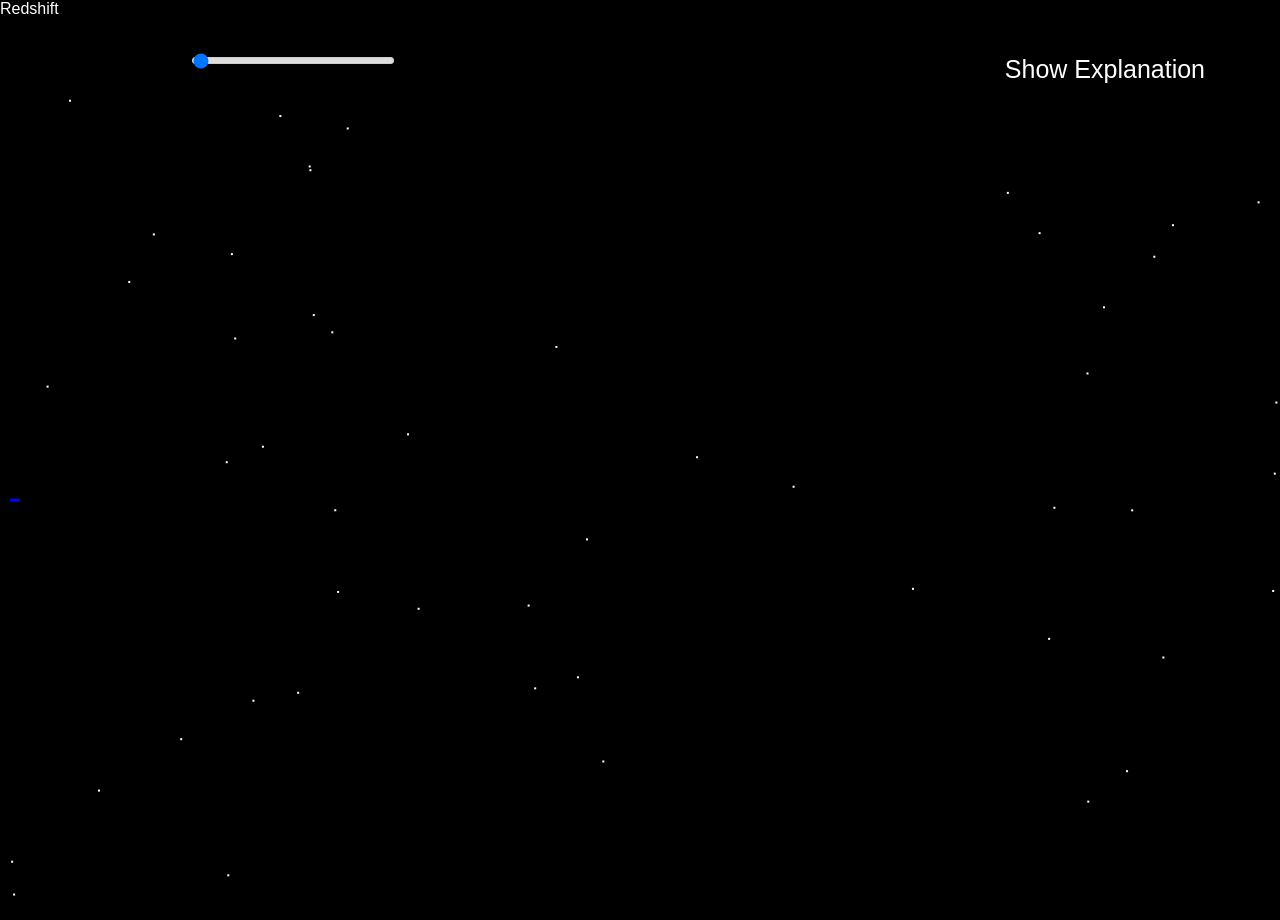
<file: redshift/redshiftSimualtor.html>
<!DOCTYPE html>
<html lang="en">
<head>
  <meta charset="UTF-8">
  <meta name="viewport" content="width=device-width, initial-scale=1.0">
  <link rel="stylesheet" href="styles.css">
  <title>Redshift Simulation</title>
</head>
<body>
  <label for="redshiftSlider">Redshift</label>
  <input type="range" min="0" max="1" step="0.01" value="0" id="redshiftSlider">

  <canvas id="redshiftCanvas"></canvas>
  <button id="showExplanationBtn">Show Explanation</button>
  <div id="explanation"></div>

  <script src="redshiftSimulator.js"></script>
</body>
</html>
</file>
<file: Kep_third_law_calc/styles.css>
body {
    font-family: Roboto;
    font-size: 20px;
    background-color: black;
    color: white;
    padding: 20px; 
}

h1 {
    text-align: center;
    margin-bottom: 20px;
}

p {
    margin-bottom: 10px;
}

label {
    display: block;
    margin-top: 10px;
}

input {
    width: 100%; 
    padding: 5px; 
    margin-bottom: 10px;
    box-sizing: border-box; 
} 

button {
    margin-top: 10px;
    padding: 8px 15px; 
}

input[type="number"]::-webkit-inner-spin-button,
input[type="number"]::-webkit-outer-spin-button {
    -webkit-appearance: none;
    margin: 0;
}

input[type="number"] {
    -moz-appearance: textfield; 
    appearance: textfield;
}

@media (max-width: 768px) {
    body {
        padding: 10px;
    }
    
    input, button {
        margin-top: 5px; 
    }
}
</file>
<file: redshift/styles.css>
body {
  margin: 0;
  overflow: hidden;
  background-color: black;
  color: white;
  font-family: Arial, sans-serif;
}

canvas {
  display: block;
  border: none;
  position: absolute;
  top: 80px;
  left: 0;
}

input[type="range"] {
  -webkit-appearance: none;
  appearance: none;
  position: absolute;
  top: 55px;
  left: 190px; 
  width: 200px;
  height: 5px;
  background-color: #ddd;
  border: 1px solid #ccc;
  border-radius: 3px;
}

#redshift {
  font-size: 25px;
  top: 45px;
  left: 85px;
  position: absolute;
}

#explanation {
  position: absolute;
  top: 90px;
  right: 30px;
  font-size: 20px;
  display: none;
  padding: 10px;
  background-color: rgba(0, 0, 0, 0.8);
  border-radius: 5px;
  max-width: 400px;
  color: white;
}

#showExplanationBtn {
  position: absolute;
  top: 45px;
  font-size: 25px;
  right: 65px;
  padding: 10px;
  cursor: pointer;
  background-color: rgba(0, 0, 0, 0.8);
  border: none;
  color: white;
  border-radius: 5px;
}
</file>
<file: redshift_simulator/styles.css>
body {
  margin: 0;
  overflow: hidden;
  background-color: black;
  color: white;
  font-family: Arial, sans-serif;
}

canvas {
  display: block;
  border: none;
  position: absolute;
  top: 80px;
  left: 0;
}

input[type="range"] {
  -webkit-appearance: none;
  appearance: none;
  position: absolute;
  top: 20px;
  left: 190px;
  width: 200px;
  height: 5px;
  background-color: #ddd;
  border: 1px solid #ccc;
  border-radius: 3px;
}

#redshift {
  font-size: 16px;
  position: absolute;
  top: 20px; 
  left: 10px;
}

#explanation {
  position: absolute;
  top: 20px; 
  right: 30px;
  font-size: 16px;
  padding: 10px;
  background-color: rgba(0, 0, 0, 0.8);
  border-radius: 5px;
  max-width: 400px;
  color: white;
}

@media (max-width: 600px) {
  input[type="range"] {
    top: 20px;
    left: 10px;
    width: 150px;
  }

  #redshift {
    font-size: 14px;
  }

  #explanation {
    top: 20px; 
    right: 10px;
    max-width: 300px;
  }
}
</file>
<file: solar_flare_tracker/styles.css>
body {
    font-family: Arial, sans-serif;
    background-color: black;
    margin: 0;
    padding: 20px;
    color: white;
    position: relative; /* Set position to allow absolute positioning of the image */
  }

  body::after {
    content: "";
    position: absolute;
    top: 0;
    left: 0;
    width: 100%;
    height: 100%;
    background: rgba(0, 0, 0, 0.2) url("images/solar_flare_bg.jpeg") no-repeat center center fixed;
    opacity: 0.2; /* Adjust the opacity value to make the image fainter */
    pointer-events: none; /* Prevent the image from interfering with user interactions */
    z-index: -1; /* Position the image behind other elements */
  }

  h1 {
    text-align: center;
  }

  table {
    border-collapse: collapse;
    width: 100%;
    margin-top: 20px;
    box-shadow: 0 0 5px rgba(0, 0, 0, 0.1);
  }

  th, td {
    border: 1px solid #ddd;
    padding: 10px;
    text-align: left;
  }
</file>
<file: vector_drawing_app/styles.css>
body {
  display: flex;
  flex-direction: column;
  align-items: center;
  justify-content: flex-start;
  height: 100vh;
  margin: 0;
  font-family: 'Helvetica Neue', Arial, sans-serif; /*added fon */
}

.buttons {
  margin-top: 10px;
  margin-left: 60%;
  display: flex;
  align-items: center;
}

button {
  margin-top: 10%;
  margin-right: 5px;
  padding: 8px 16px;
  font-size: 16px;
  background-color: #28a745; /* Success button color */
  color: #fff;
  border: none;
  border-radius: 4px;
  cursor: pointer;
}

button:hover {
  background-color: #218838; /* Hover color for success button */
}

#deleteButton {
  background-color: #dc3545; /* Danger button color */
  color: #fff;
  border: none;
  border-radius: 4px;
}

#deleteButton:disabled {
  background-color: #6c757d; /* Disabled button color */
  cursor: not-allowed;
}

#deleteButton:hover:enabled {
  background-color: #c82333; /* Hover color for danger button */
}

canvas, #vectorCanvas {
  margin-top: 1%;
  max-width: 90%;
  border: 2px solid #007bff; /* Primary border color */
  cursor: crosshair;
}

#vectorInfo, #legend {
  position: absolute;
  padding: 10px;
  border: 1px solid #000;
  background-color: #fff;
}

#vectorInfo {
  top: 30px;
  left: 10%;
  font-size: 16px;
  color: #007bff; /* Primary text color */
}

#legend {
  bottom: 2%;
  left: 10%;
  color: #007bff; /* Primary text color */
}

#explanation {
  text-align: center;
  margin-top: 3%;
  margin-bottom: 1%;
  font-size: 20px;
  background-color: #fff;
  padding: 15px;
  border: 1px solid #dee2e6;
  border-radius: 4px;
}
</file>
<file: styles.css>
/* Font Imports */
@import url(https://fonts.googleapis.com/css?family=Roboto:900|Roboto+Mono:300,400,700);
@import url(https://maxcdn.bootstrapcdn.com/font-awesome/4.7.0/css/font-awesome.min.css);

@media print {
  *,
  :after,
  :before {
    background: transparent !important;
    color: #000 !important;
    box-shadow: none !important;
    text-shadow: none !important;
  }
  a:focus {
    outline: 5px auto -webkit-focus-ring-color;
    outline-offset: -2px;
  }
  figure {
    margin: 0;
  }
}

abbr[data-original-title],
abbr[title] {
  cursor: help;
  border-bottom: 1px dotted #777;
}
.initialism {
  font-size: 90%;
}

@media (min-width: 768px) {
  .container {
    width: 750px;
  }
}
@media (min-width: 992px) {
  .container {
    width: 970px;
  }
}
@media (min-width: 1200px) {
  .container {
    width: 1170px;
  }
}

.dropup .caret,
.navbar-fixed-bottom .dropdown .caret {
  border-top: 0;
  border-bottom: 4px dashed;
  border-bottom: 4px solid\9;
  content: "";
}
.dropup .dropdown-menu,
.navbar-fixed-bottom .dropdown .dropdown-menu {
  top: auto;
  bottom: 100%;
  margin-bottom: 2px;
}

.visible-print-block {
  display: none !important;
}
@media print {
  .visible-print-block {
    display: block !important;
  }
}

body {
  padding: 10px;
  min-height: 100vh;
}
body.minimal {
  border: none;
  padding: 0;
}
.hero-full-container {
  height: 100vh;
}
.hero-full-container h1 {
  font-family: Roboto, Helvetica, Arial, sans-serif;
  font-weight: 900;
}
.hero-full-container .hero-full-wrapper {
  display: table;
  width: 100%;
  height: 100vh;
  min-height: 100vh;
}
.hero-full-container .hero-full-wrapper .text-content {
  vertical-align: middle;
  display: table-cell;
}
.white-text-container h1,
.white-text-container h2,
.white-text-container h3,
.white-text-container h4,
.white-text-container h5,
.white-text-container p {
  text-shadow: 0 1px 3px #000;
  color: #fff;
}
.white-text-container a {
  color: #fff;
}
.section-container-spacer {
  margin-bottom: 30px;
}
@media (min-width: 1200px) {
  .section-container-spacer {
    margin-bottom: 40px;
  }
}
.section-container {
  padding: 60px 0;
}
@media (min-width: 1200px) {
  .section-container {
    padding: 80px 0;
  }
}
.section-container.only-container {
  min-height: 84vh;
}

.background-image-container {
  background-size: cover;
  background-repeat: no-repeat;
  background-position: top;
}

body,
p {
  font-weight: 300;
  letter-spacing: 0.8px;
  line-height: 25px;
}
p {
  margin: 0 0 15px;
}
.h2,
h2 {
  position: relative;
  display: inline-block;
}
.h2:after,
.h2:before,
h2:after,
h2:before {
  content: "";
  position: absolute;
  height: 100%;
  background-color: #000;
  width: 1px;
}
.h2:before,
h2:before {
  left: 0;
}
.h2:after,
h2:after {
  right: 0;
}
@media (min-width: 992px) {
  .h2,
  h2 {
    padding: 0 30px;
  }
}
@media (max-width: 992px) {
  .h2:after,
  .h2:before,
  h2:after,
  h2:before {
    display: none;
  }
}
.h1,
.h2,
.h3,
h1,
h2,
h3 {
  margin-bottom: 20px;
}
blockquote {
  font-family: Roboto Mono, Helvetica, Arial, sans-serif;
  border: none;
  padding-left: 0;
  padding-right: 0;
  font-size: 2.81em;
}
blockquote,
blockquote p {
  font-weight: 700;
  line-height: 40px;
}
blockquote .small,
blockquote small {
  color: #000;
  font-weight: 400;
  font-size: 50%;
}
.fa-icon {
  color: #000;
  width: 32px;
  height: 32px;
  display: inline-block;
  line-height: 32px;
  font-size: 15px;
  text-align: center;
}

.form-control:focus {
  border-color: #000;
  outline: 0;
  box-shadow: none;
}
label {
  font-weight: 400;
}
textarea {
  max-width: 100%;
}
@media (max-width: 992px) {
  .address-container {
    margin-top: 20px;
  }
}
.card-container {
  background-color: #fff;
  padding: 2rem 5rem;
  position: relative;
  width: 80%;
  margin: -10em auto 20px;
}
@media (max-width: 992px) {
  .card-container {
    padding: 2rem;
    margin-top: -5em;
  }
}

.black-image-project-hover {
  display: block;
}
.black-image-project-hover img {
  -webkit-filter: contrast(200%) grayscale(100%);
  filter: contrast(200%) grayscale(100%);
  -webkit-transition: all 0.1s linear;
  -o-transition: all 0.1s linear;
  transition: all 0.1s linear;
}
.black-image-project-hover img:hover {
  filter: none;
}
@media (max-width: 992px) {
  .black-image-project-hover img {
    filter: none;
  }
}

.navbar {
  border: none;
  min-height: inherit;
  position: absolute !important;
}

@media (min-width: 768px) {
  .navbar-default .navbar-collapse,
  .navbar-inverse .navbar-collapse {
    margin: 0;
    padding: 30px 0;
  }
  .navbar-default .navbar-collapse .navbar-nav,
  .navbar-inverse .navbar-collapse .navbar-nav {
    padding: 0;
  }
}
.navbar-default .navbar-toggle,
.navbar-inverse .navbar-toggle {
  padding: 20px;
  margin: 0;
  border: none;
  position: absolute;
  right: 10px;
  top: 10px;
  z-index: 10;
  background-color: #fff;
}

@media (min-width: 768px) {
  .navbar-inverse .navbar-nav > li > a {
    border-right: 1px solid #fff;
  }
}
.navbar-inverse .navbar-nav > li:last-of-type a {
  border-right: none;
}
@media (min-width: 768px) {
  .navbar-default .navbar-nav > li > a {
    border-right: 1px solid #000;
  }
}
.navbar-default .navbar-nav > li:last-of-type a {
  border-right: none;
}

@media (max-width: 768px) {
  .navbar-inverse {
    background-color: transparent;
  }
  .navbar-inverse .navbar-collapse {
    background-color: #000;
  }
  .navbar-default {
    background-color: transparent;
  }
  .navbar-default .navbar-collapse {
    background-color: #fff;
  }
}

.template-example .template-title-example:after,
.template-example .template-title-example:before {
  display: none;
}
.template-example .table > tbody > tr > td,
.template-example .table > tbody > tr > th,
.template-example .table > tfoot > tr > td,
.template-example .table > tfoot > tr > th,
.template-example .table > thead > tr > td,
.template-example .table > thead > tr > th {
  padding: 0 15px;
}
.list-icons {
  list-style: none;
  margin: 0;
  padding: 0;
}
.list-icons li {
  float: left;
  margin-right: 5px;
}

.navbar {
  background-color: transparent !important;
  border-color: transparent !important;
}

.name {
  text-align: right;
  margin-top: 1%;
  color: #9d9d9d;
  padding-left: 20%;
}

.projects {
  margin-bottom: 25px;
}

.typed {
  text-align: center !important;
}

.card-container {
  display: flex;
  flex-direction: column;
  align-items: center;
}

.card-container .btn-container {
  display: flex;
  justify-content: center;
  margin-top: 10px;
}

.card-container .btn-container .btn {
  margin: 0 5px;
}

.navbar-toggle {
  background-color: transparent !important;
}

@media (max-width: 1000px) {
  .navbar-toggle .icon-bar {
    position: sticky !;
    top: 10px; 
    right: 10px; 
  }
}

.content-row {
  display: flex;
  align-items: flex-start;
  justify-content: space-between;
}

.content-row .col-xs-10 {
  margin-top: 20px; 
}

.content-row .col-xs-7 {
  padding-right: 20px
}

.rounded-frame {
  width: 450px; 
  border-radius: 15%; 
  margin-top: 40px; 
}

@media (max-width: 767px) {
  .content-row {
    flex-direction: column;
    align-items: flex-start;
  }
}
</file>
